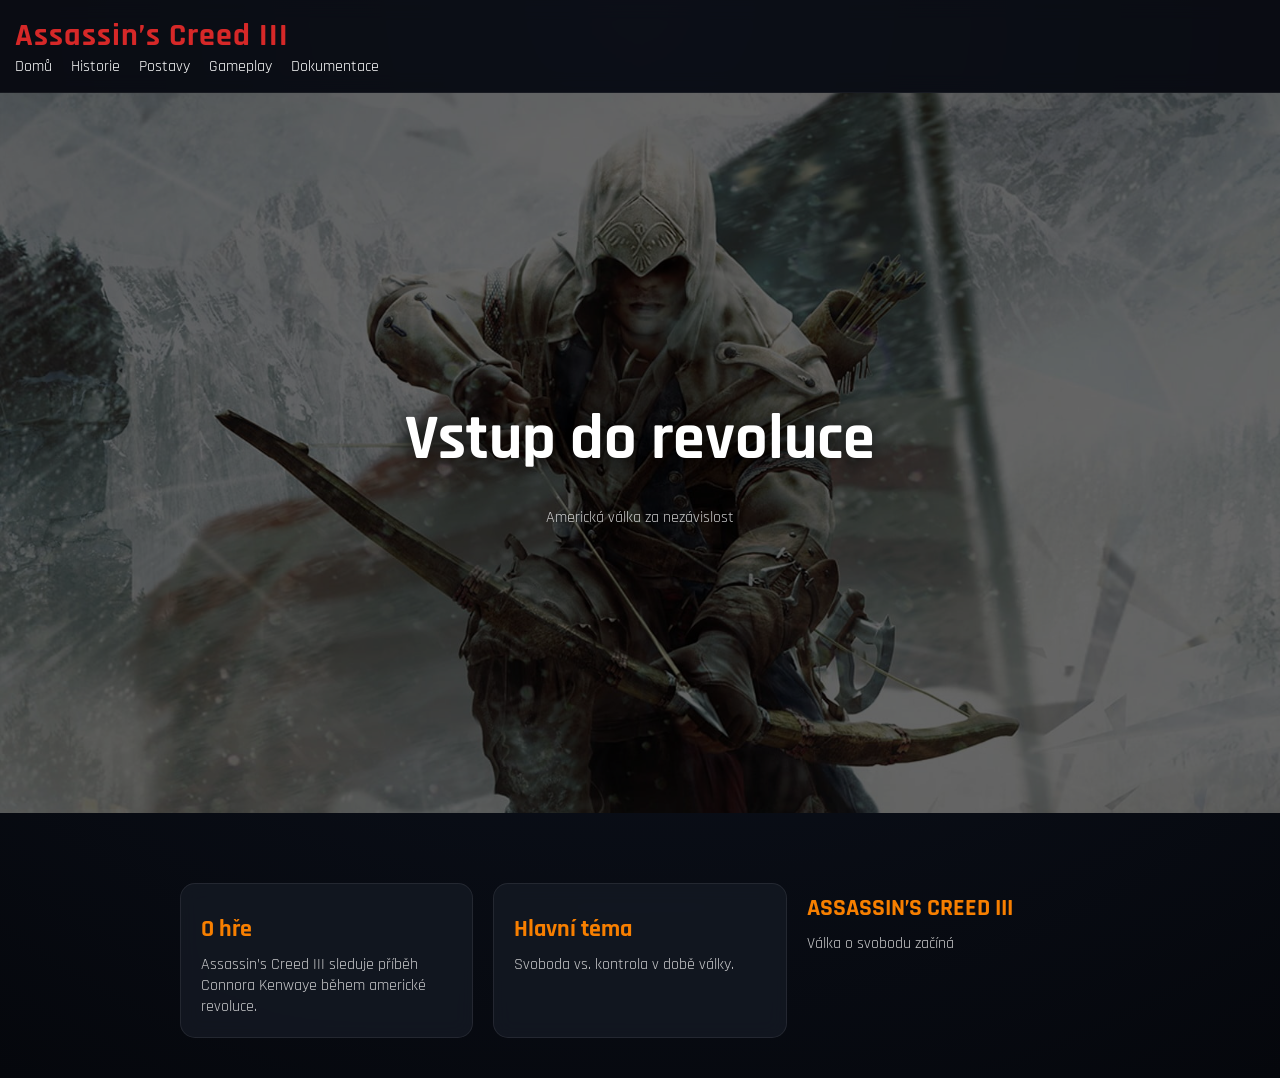
<file: index.html>
<!DOCTYPE html>
<html lang="cs">
<head>
  <meta charset="UTF-8">
  <meta name="viewport" content="width=device-width, initial-scale=1.0">
  <meta name="robots" content="index, follow">
  <meta name="description" content="Komplexní web o Assassin's Creed III">
  <meta property="og:title" content="Assassin's Creed III web">
  <meta property="og:description" content="Komplexní web o Assassin's Creed III">
  <meta property="og:image" content="img/ac3.jpg">
  <meta property="og:type" content="website">
  <meta name="twitter:card" content="summary_large_image">
  <meta name="twitter:title" content="Assassin's Creed III web">
  <meta name="twitter:description" content="Komplexní web o Assassin's Creed III">
  <link rel="stylesheet" href="css/style.css">
  <script type="application/ld+json">
  {
    "@context": "https://schema.org",
    "@type": "WebSite",
    "name": "Assassin's Creed III web",
    "url": "https://example.com/",
    "description": "Komplexní web o Assassin's Creed III",
    "publisher": {
      "@type": "Person",
      "name": "Student"
    }
  }
  </script>
</head>

<body>

<header>
  <h1>Assassin’s Creed III</h1>
  <nav role="navigation" aria-label="Hlavní navigace">
    <a href="index.html">Domů</a>
    <a href="historie.html">Historie</a>
    <a href="postavy.html">Postavy</a>
    <a href="gameplay.html">Gameplay</a>
    <a href="dokumentace.html">Dokumentace</a>
  </nav>
</header>

<section class="hero">
  <div class="hero-content">
    <h2>Vstup do revoluce</h2>
    <p>Americká válka za nezávislost</p>
  </div>
</section>

<main class="grid" role="main" aria-label="Hlavní obsah">

  <div class="card">
    <h2>O hře</h2>
    <p>Assassin’s Creed III sleduje příběh Connora Kenwaye během americké revoluce.</p>
  </div>

  <div class="card">
    <h2>Hlavní téma</h2>
    <p>Svoboda vs. kontrola v době války.</p>
  </div>

  <div class="hero-content">
  <h2>ASSASSIN’S CREED III</h2>
  <p>Válka o svobodu začíná</p>
</div>

</main>

</body>
</html>
</file>
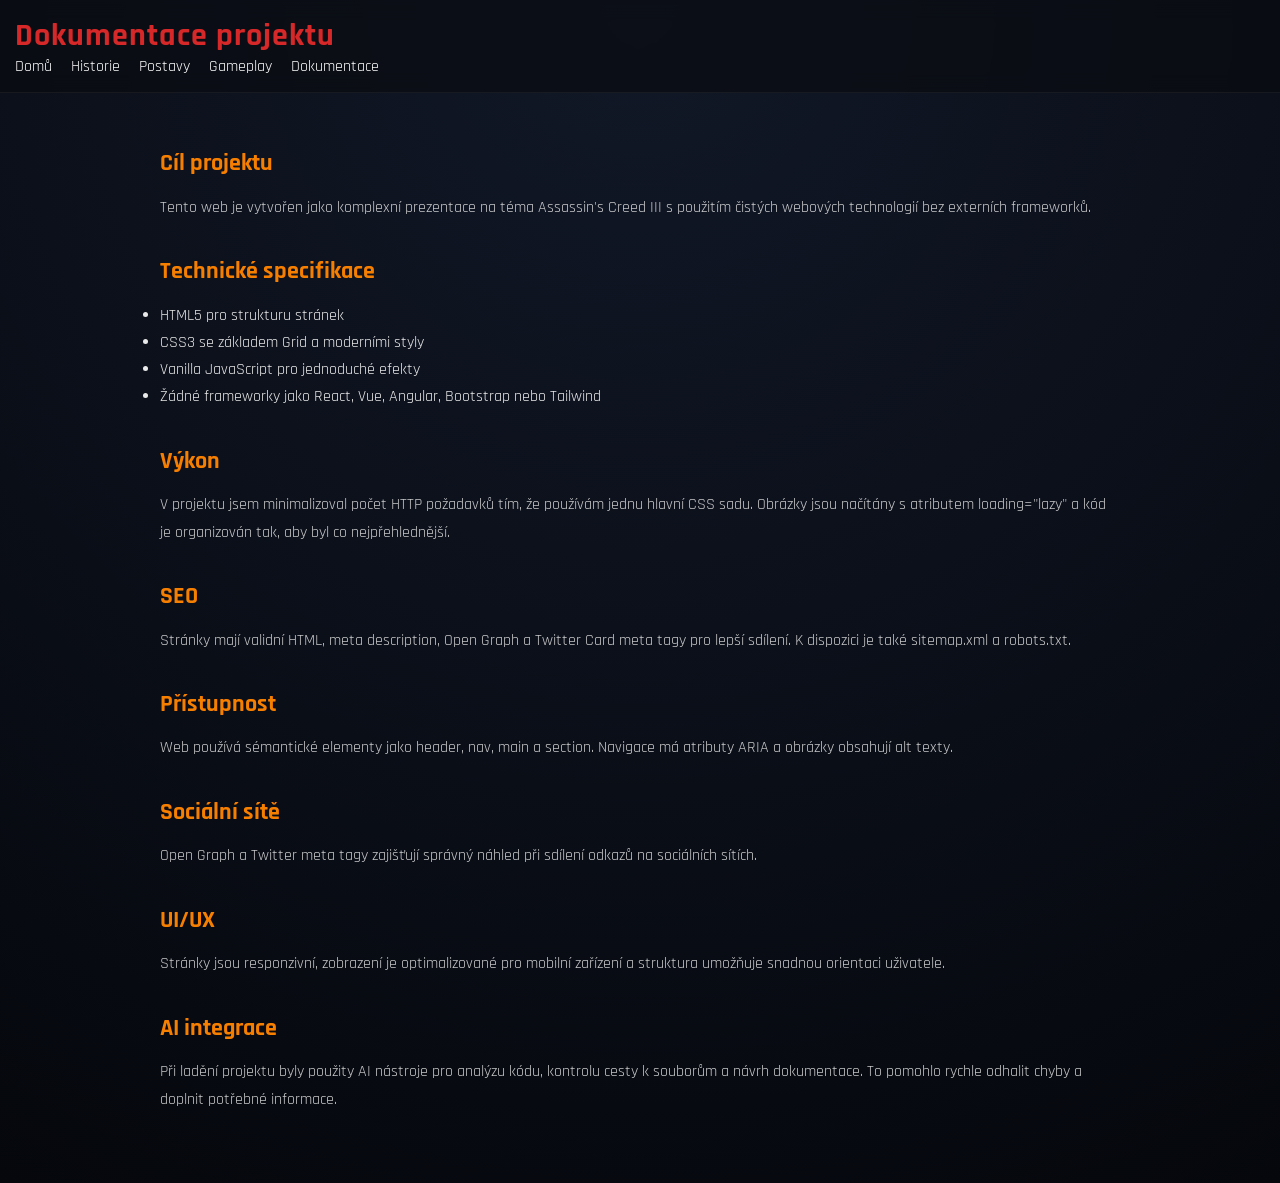
<file: dokumentace.html>
<!DOCTYPE html>
<html lang="cs">
<head>
  <meta charset="UTF-8">
  <meta name="viewport" content="width=device-width, initial-scale=1.0">
  <meta name="robots" content="index, follow">
  <meta name="description" content="Dokumentace projektu Assassin's Creed III web.">
  <meta property="og:title" content="Dokumentace AC3 webu">
  <meta property="og:description" content="Dokumentace k vývoji a optimalizaci webu Assassin's Creed III.">
  <meta property="og:image" content="img/ac3.jpg">
  <meta property="og:type" content="article">
  <meta name="twitter:card" content="summary_large_image">
  <meta name="twitter:title" content="Dokumentace AC3 webu">
  <meta name="twitter:description" content="Dokumentace k vývoji a optimalizaci webu Assassin's Creed III.">
  <link rel="stylesheet" href="css/style.css">
</head>
<body>
<header>
  <h1>Dokumentace projektu</h1>
  <nav role="navigation" aria-label="Hlavní navigace">
    <a href="index.html">Domů</a>
    <a href="historie.html">Historie</a>
    <a href="postavy.html">Postavy</a>
    <a href="gameplay.html">Gameplay</a>
    <a href="dokumentace.html">Dokumentace</a>
  </nav>
</header>

<main role="main" aria-label="Hlavní obsah dokumentace">
  <section>
    <h2>Cíl projektu</h2>
    <p>Tento web je vytvořen jako komplexní prezentace na téma Assassin's Creed III s použitím čistých webových technologií bez externích frameworků.</p>
  </section>

  <section>
    <h2>Technické specifikace</h2>
    <ul>
      <li>HTML5 pro strukturu stránek</li>
      <li>CSS3 se základem Grid a moderními styly</li>
      <li>Vanilla JavaScript pro jednoduché efekty</li>
      <li>Žádné frameworky jako React, Vue, Angular, Bootstrap nebo Tailwind</li>
    </ul>
  </section>

  <section>
    <h2>Výkon</h2>
    <p>V projektu jsem minimalizoval počet HTTP požadavků tím, že používám jednu hlavní CSS sadu. Obrázky jsou načítány s atributem <code>loading="lazy"</code> a kód je organizován tak, aby byl co nejpřehlednější.</p>
  </section>

  <section>
    <h2>SEO</h2>
    <p>Stránky mají validní HTML, meta description, Open Graph a Twitter Card meta tagy pro lepší sdílení. K dispozici je také <code>sitemap.xml</code> a <code>robots.txt</code>.</p>
  </section>

  <section>
    <h2>Přístupnost</h2>
    <p>Web používá sémantické elementy jako <code>header</code>, <code>nav</code>, <code>main</code> a <code>section</code>. Navigace má atributy ARIA a obrázky obsahují <code>alt</code> texty.</p>
  </section>

  <section>
    <h2>Sociální sítě</h2>
    <p>Open Graph a Twitter meta tagy zajišťují správný náhled při sdílení odkazů na sociálních sítích.</p>
  </section>

  <section>
    <h2>UI/UX</h2>
    <p>Stránky jsou responzivní, zobrazení je optimalizované pro mobilní zařízení a struktura umožňuje snadnou orientaci uživatele.</p>
  </section>

  <section>
    <h2>AI integrace</h2>
    <p>Při ladění projektu byly použity AI nástroje pro analýzu kódu, kontrolu cesty k souborům a návrh dokumentace. To pomohlo rychle odhalit chyby a doplnit potřebné informace.</p>
  </section>
</main>

</body>
</html>
</file>
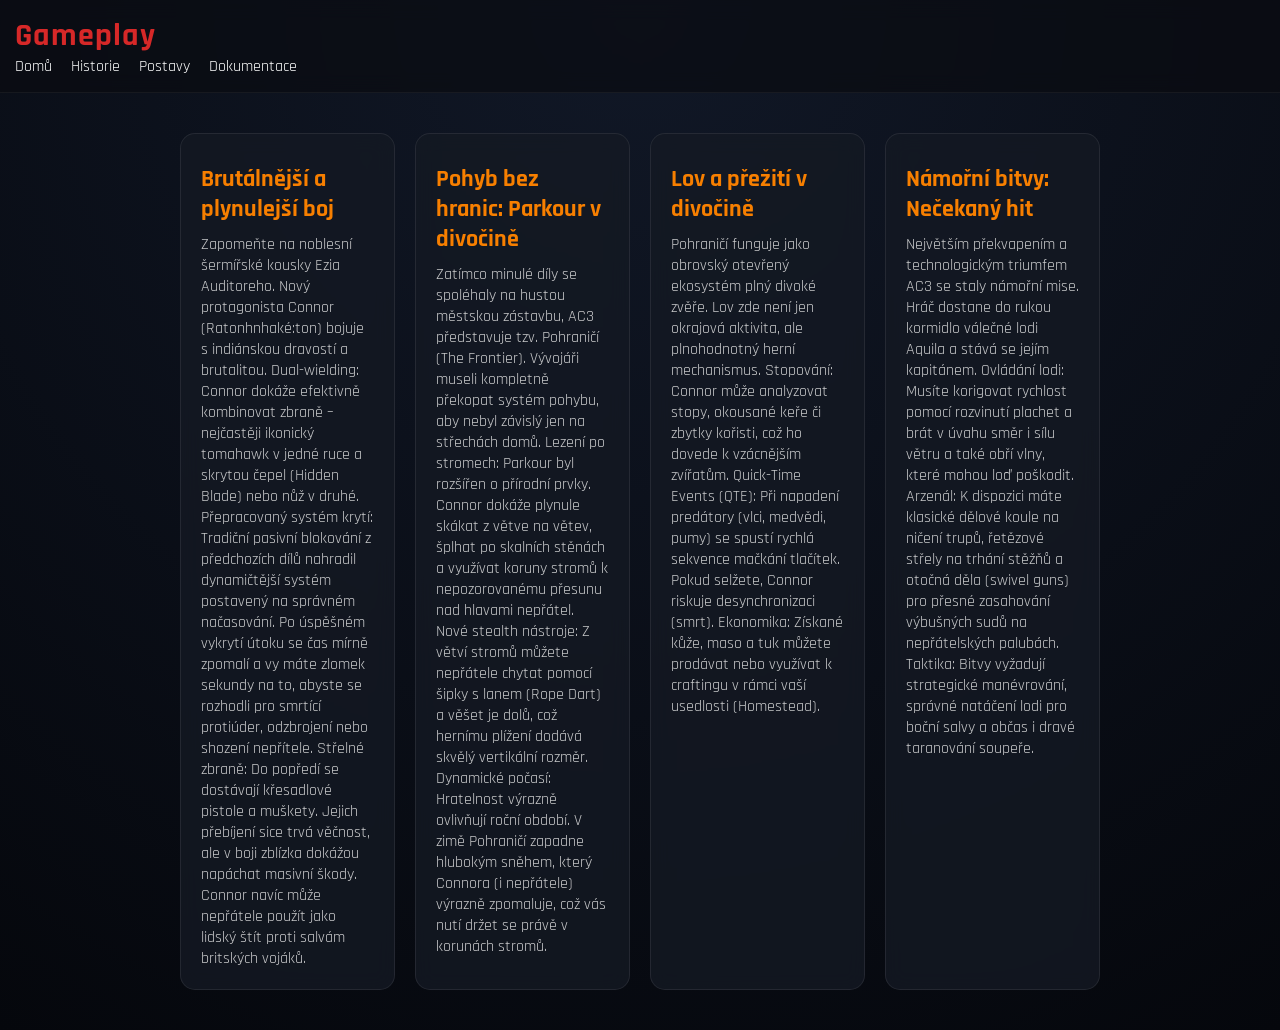
<file: gameplay.html>
<!DOCTYPE html>
<html lang="cs">
<head>
  <meta charset="UTF-8">
  <meta name="viewport" content="width=device-width, initial-scale=1.0">
  <meta name="robots" content="index, follow">
  <meta name="description" content="Herní mechaniky a styl boje Assassin's Creed III.">
  <meta property="og:title" content="Gameplay AC3">
  <meta property="og:description" content="Herní mechaniky a styl boje Assassin's Creed III.">
  <meta property="og:image" content="img/ac3.jpg">
  <meta property="og:type" content="article">
  <meta name="twitter:card" content="summary_large_image">
  <meta name="twitter:title" content="Gameplay AC3">
  <meta name="twitter:description" content="Herní mechaniky a styl boje Assassin's Creed III.">
  <link rel="stylesheet" href="css/style.css">
</head>
<body>
<header>
  <h1>Gameplay</h1>
  <nav role="navigation" aria-label="Hlavní navigace">
    <a href="index.html">Domů</a>
    <a href="historie.html">Historie</a>
    <a href="postavy.html">Postavy</a>
    <a href="dokumentace.html">Dokumentace</a>
  </nav>
</header>

<main class="grid" role="main" aria-label="Hlavní obsah">

  <div class="card">
    <h2>Brutálnější a plynulejší boj</h2>
    <p>Zapomeňte na noblesní šermířské kousky Ezia Auditoreho. Nový protagonista Connor (Ratonhnhaké:ton) bojuje s indiánskou dravostí a brutalitou.

Dual-wielding: Connor dokáže efektivně kombinovat zbraně – nejčastěji ikonický tomahawk v jedné ruce a skrytou čepel (Hidden Blade) nebo nůž v druhé.

Přepracovaný systém krytí: Tradiční pasivní blokování z předchozích dílů nahradil dynamičtější systém postavený na správném načasování. Po úspěšném vykrytí útoku se čas mírně zpomalí a vy máte zlomek sekundy na to, abyste se rozhodli pro smrtící protiúder, odzbrojení nebo shození nepřítele.

Střelné zbraně: Do popředí se dostávají křesadlové pistole a muškety. Jejich přebíjení sice trvá věčnost, ale v boji zblízka dokážou napáchat masivní škody. Connor navíc může nepřátele použít jako lidský štít proti salvám britských vojáků.</p>
  </div>

  <div class="card">
    <h2>Pohyb bez hranic: Parkour v divočině</h2>
    <p>Zatímco minulé díly se spoléhaly na hustou městskou zástavbu, AC3 představuje tzv. Pohraničí (The Frontier). Vývojáři museli kompletně překopat systém pohybu, aby nebyl závislý jen na střechách domů.

Lezení po stromech: Parkour byl rozšířen o přírodní prvky. Connor dokáže plynule skákat z větve na větev, šplhat po skalních stěnách a využívat koruny stromů k nepozorovanému přesunu nad hlavami nepřátel.

Nové stealth nástroje: Z větví stromů můžete nepřátele chytat pomocí šipky s lanem (Rope Dart) a věšet je dolů, což hernímu plížení dodává skvělý vertikální rozměr.

Dynamické počasí: Hratelnost výrazně ovlivňují roční období. V zimě Pohraničí zapadne hlubokým sněhem, který Connora (i nepřátele) výrazně zpomaluje, což vás nutí držet se právě v korunách stromů.
</p>
  </div>

  <div class="card">
    <h2>Lov a přežití v divočině</h2>
    <p>Pohraničí funguje jako obrovský otevřený ekosystém plný divoké zvěře. Lov zde není jen okrajová aktivita, ale plnohodnotný herní mechanismus.

Stopování: Connor může analyzovat stopy, okousané keře či zbytky kořisti, což ho dovede k vzácnějším zvířatům.

Quick-Time Events (QTE): Při napadení predátory (vlci, medvědi, pumy) se spustí rychlá sekvence mačkání tlačítek. Pokud selžete, Connor riskuje desynchronizaci (smrt).

Ekonomika: Získané kůže, maso a tuk můžete prodávat nebo využívat k craftingu v rámci vaší usedlosti (Homestead).
</p>
  </div>

  <div class="card">
    <h2>Námořní bitvy: Nečekaný hit</h2>
    <p>Největším překvapením a technologickým triumfem AC3 se staly námořní mise. Hráč dostane do rukou kormidlo válečné lodi Aquila a stává se jejím kapitánem.

Ovládání lodi: Musíte korigovat rychlost pomocí rozvinutí plachet a brát v úvahu směr i sílu větru a také obří vlny, které mohou loď poškodit.

Arzenál: K dispozici máte klasické dělové koule na ničení trupů, řetězové střely na trhání stěžňů a otočná děla (swivel guns) pro přesné zasahování výbušných sudů na nepřátelských palubách.

Taktika: Bitvy vyžadují strategické manévrování, správné natáčení lodi pro boční salvy a občas i dravé taranování soupeře.
</p>
  </div>

</main>
</body>
</html>
</file>
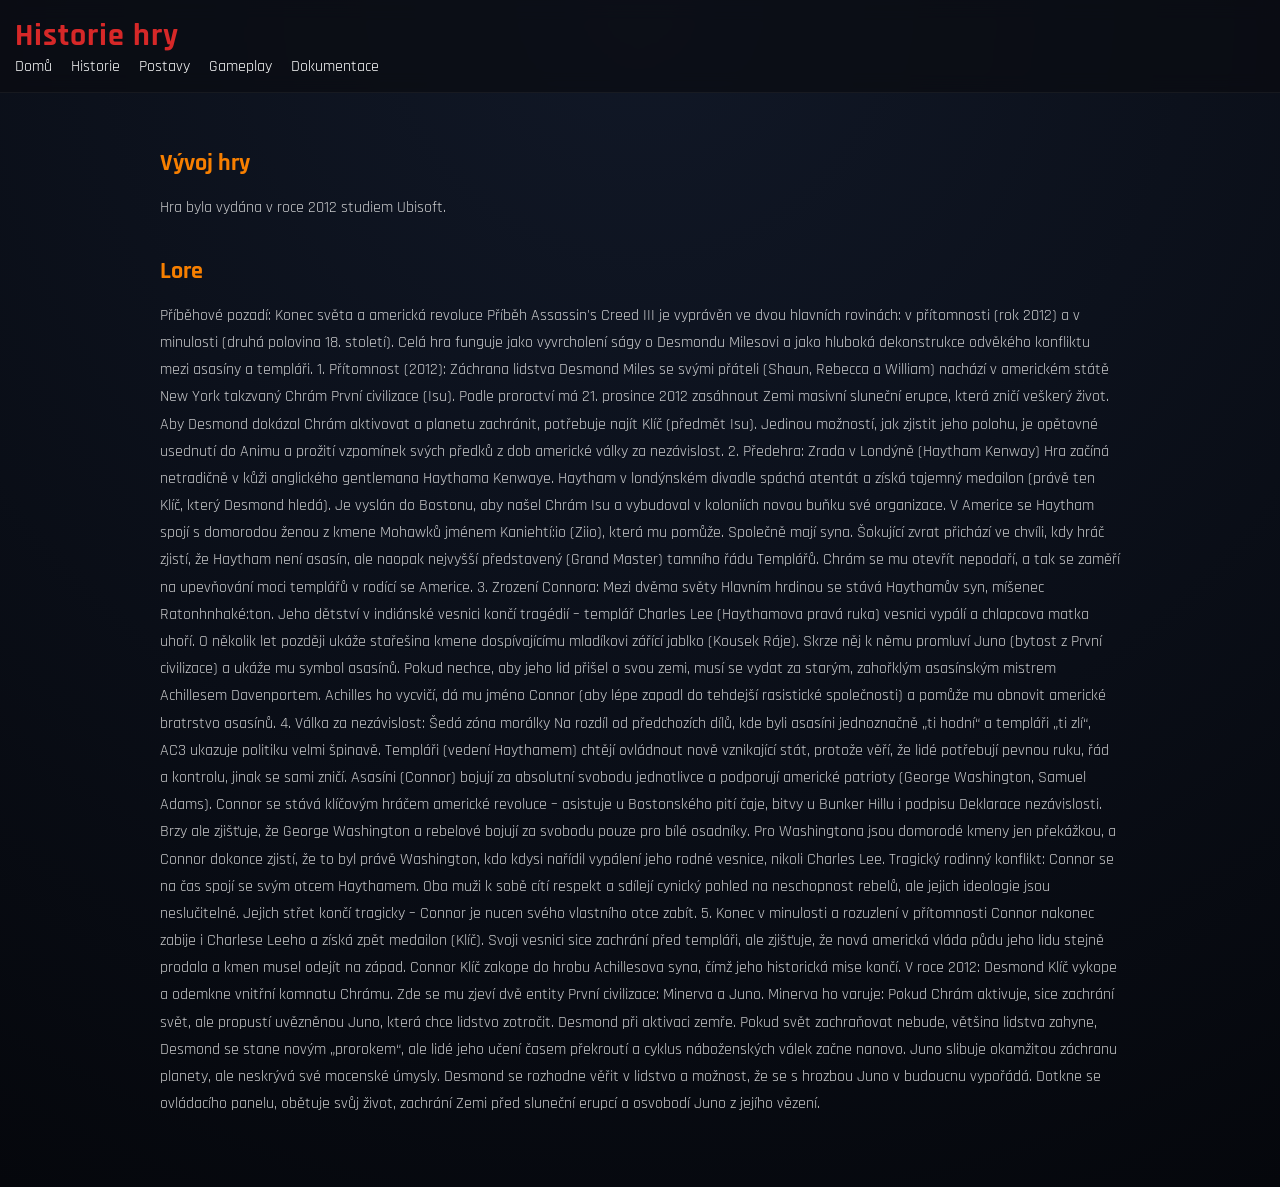
<file: historie.html>
<!DOCTYPE html>
<html lang="cs">
<head>
  <meta charset="UTF-8">
  <meta name="viewport" content="width=device-width, initial-scale=1.0">
  <meta name="robots" content="index, follow">
  <meta name="description" content="Historie Assassin's Creed III a pozadí hry.">
  <meta property="og:title" content="Historie AC3">
  <meta property="og:description" content="Historie Assassin's Creed III a pozadí hry.">
  <meta property="og:image" content="img/ac3.jpg">
  <meta property="og:type" content="article">
  <meta name="twitter:card" content="summary_large_image">
  <meta name="twitter:title" content="Historie AC3">
  <meta name="twitter:description" content="Historie Assassin's Creed III a pozadí hry.">
  <link rel="stylesheet" href="css/style.css">
</head>
<body>

<header>
  <h1>Historie hry</h1>
  <nav role="navigation" aria-label="Hlavní navigace">
    <a href="index.html">Domů</a>
    <a href="historie.html">Historie</a>
    <a href="postavy.html">Postavy</a>
    <a href="gameplay.html">Gameplay</a>
    <a href="dokumentace.html">Dokumentace</a>
  </nav>
</header>

<main role="main" aria-label="Hlavní obsah">
  <section>
    <h2>Vývoj hry</h2>
    <p>Hra byla vydána v roce 2012 studiem Ubisoft.</p>
  </section>

  <section>
    <h2>Lore</h2>
    <p>Příběhové pozadí: Konec světa a americká revoluce
Příběh Assassin's Creed III je vyprávěn ve dvou hlavních rovinách: v přítomnosti (rok 2012) a v minulosti (druhá polovina 18. století). Celá hra funguje jako vyvrcholení ságy o Desmondu Milesovi a jako hluboká dekonstrukce odvěkého konfliktu mezi asasíny a templáři.

1. Přítomnost (2012): Záchrana lidstva
Desmond Miles se svými přáteli (Shaun, Rebecca a William) nachází v americkém státě New York takzvaný Chrám První civilizace (Isu). Podle proroctví má 21. prosince 2012 zasáhnout Zemi masivní sluneční erupce, která zničí veškerý život.

Aby Desmond dokázal Chrám aktivovat a planetu zachránit, potřebuje najít Klíč (předmět Isu). Jedinou možností, jak zjistit jeho polohu, je opětovné usednutí do Animu a prožití vzpomínek svých předků z dob americké války za nezávislost.

2. Předehra: Zrada v Londýně (Haytham Kenway)
Hra začíná netradičně v kůži anglického gentlemana Haythama Kenwaye. Haytham v londýnském divadle spáchá atentát a získá tajemný medailon (právě ten Klíč, který Desmond hledá). Je vyslán do Bostonu, aby našel Chrám Isu a vybudoval v koloniích novou buňku své organizace.

V Americe se Haytham spojí s domorodou ženou z kmene Mohawků jménem Kaniehtí:io (Ziio), která mu pomůže. Společně mají syna. Šokující zvrat přichází ve chvíli, kdy hráč zjistí, že Haytham není asasín, ale naopak nejvyšší představený (Grand Master) tamního řádu Templářů. Chrám se mu otevřít nepodaří, a tak se zaměří na upevňování moci templářů v rodící se Americe.

3. Zrození Connora: Mezi dvěma světy
Hlavním hrdinou se stává Haythamův syn, míšenec Ratonhnhaké:ton. Jeho dětství v indiánské vesnici končí tragédií – templář Charles Lee (Haythamova pravá ruka) vesnici vypálí a chlapcova matka uhoří.

O několik let později ukáže stařešina kmene dospívajícímu mladíkovi zářící jablko (Kousek Ráje). Skrze něj k němu promluví Juno (bytost z První civilizace) a ukáže mu symbol asasínů. Pokud nechce, aby jeho lid přišel o svou zemi, musí se vydat za starým, zahořklým asasínským mistrem Achillesem Davenportem.

Achilles ho vycvičí, dá mu jméno Connor (aby lépe zapadl do tehdejší rasistické společnosti) a pomůže mu obnovit americké bratrstvo asasínů.

4. Válka za nezávislost: Šedá zóna morálky
Na rozdíl od předchozích dílů, kde byli asasíni jednoznačně „ti hodní“ a templáři „ti zlí“, AC3 ukazuje politiku velmi špinavě.

Templáři (vedení Haythamem) chtějí ovládnout nově vznikající stát, protože věří, že lidé potřebují pevnou ruku, řád a kontrolu, jinak se sami zničí.

Asasíni (Connor) bojují za absolutní svobodu jednotlivce a podporují americké patrioty (George Washington, Samuel Adams).

Connor se stává klíčovým hráčem americké revoluce – asistuje u Bostonského pití čaje, bitvy u Bunker Hillu i podpisu Deklarace nezávislosti. Brzy ale zjišťuje, že George Washington a rebelové bojují za svobodu pouze pro bílé osadníky. Pro Washingtona jsou domorodé kmeny jen překážkou, a Connor dokonce zjistí, že to byl právě Washington, kdo kdysi nařídil vypálení jeho rodné vesnice, nikoli Charles Lee.

Tragický rodinný konflikt: Connor se na čas spojí se svým otcem Haythamem. Oba muži k sobě cítí respekt a sdílejí cynický pohled na neschopnost rebelů, ale jejich ideologie jsou neslučitelné. Jejich střet končí tragicky – Connor je nucen svého vlastního otce zabít.

5. Konec v minulosti a rozuzlení v přítomnosti
Connor nakonec zabije i Charlese Leeho a získá zpět medailon (Klíč). Svoji vesnici sice zachrání před templáři, ale zjišťuje, že nová americká vláda půdu jeho lidu stejně prodala a kmen musel odejít na západ. Connor Klíč zakope do hrobu Achillesova syna, čímž jeho historická mise končí.

V roce 2012:
Desmond Klíč vykope a odemkne vnitřní komnatu Chrámu. Zde se mu zjeví dvě entity První civilizace: Minerva a Juno.

Minerva ho varuje: Pokud Chrám aktivuje, sice zachrání svět, ale propustí uvězněnou Juno, která chce lidstvo zotročit. Desmond při aktivaci zemře. Pokud svět zachraňovat nebude, většina lidstva zahyne, Desmond se stane novým „prorokem“, ale lidé jeho učení časem překroutí a cyklus náboženských válek začne nanovo.

Juno slibuje okamžitou záchranu planety, ale neskrývá své mocenské úmysly.

Desmond se rozhodne věřit v lidstvo a možnost, že se s hrozbou Juno v budoucnu vypořádá. Dotkne se ovládacího panelu, obětuje svůj život, zachrání Zemi před sluneční erupcí a osvobodí Juno z jejího vězení.</p>
  </section>
</main>

</body>
</html>
</file>
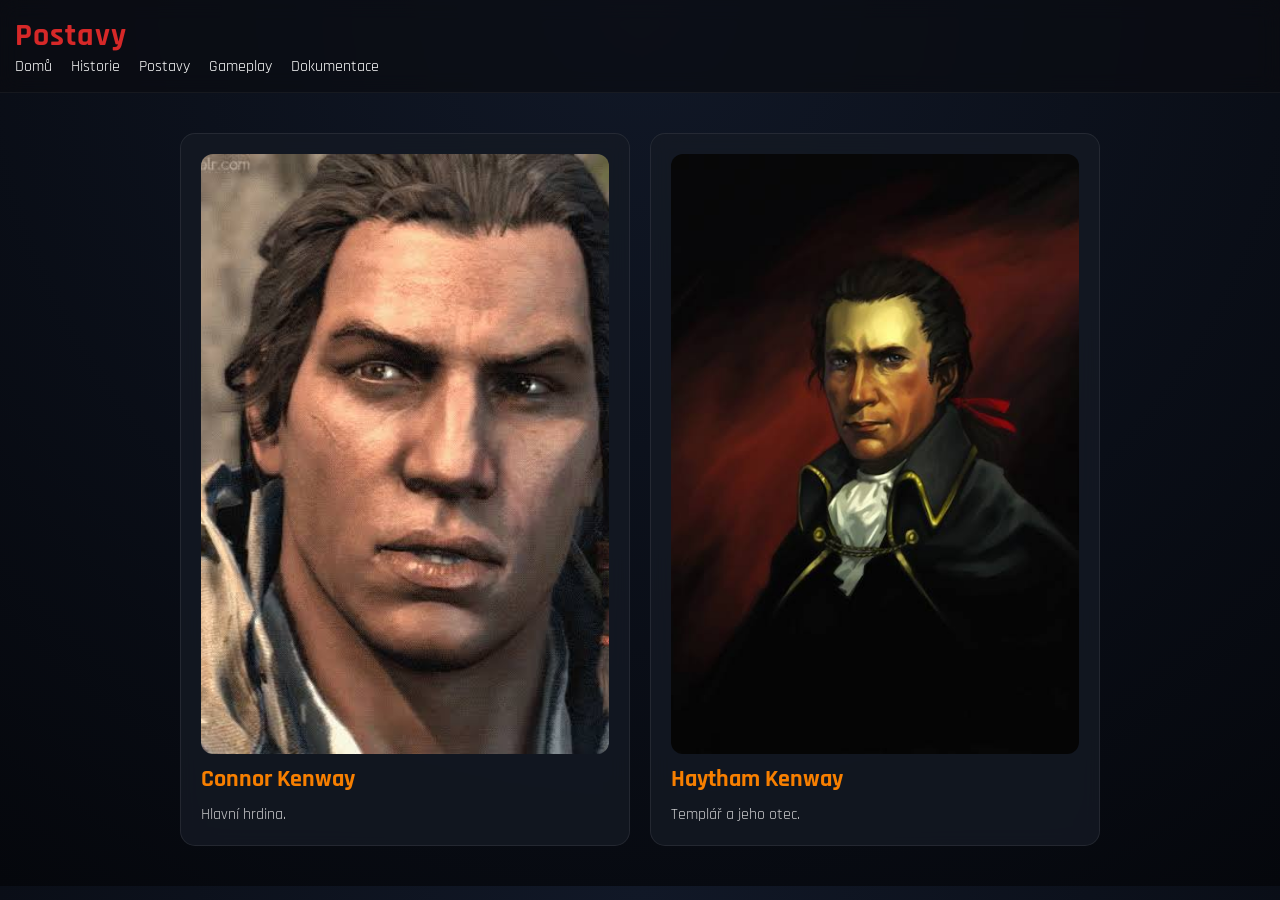
<file: postavy.html>
<!DOCTYPE html>
<html lang="cs">
<head>
  <meta charset="UTF-8">
  <meta name="viewport" content="width=device-width, initial-scale=1.0">
  <meta name="robots" content="index, follow">
  <meta name="description" content="Přehled hlavních postav Assassin's Creed III.">
  <meta property="og:title" content="Postavy AC3">
  <meta property="og:description" content="Přehled hlavních postav Assassin's Creed III.">
  <meta property="og:image" content="img/ac3.jpg">
  <meta property="og:type" content="article">
  <meta name="twitter:card" content="summary_large_image">
  <meta name="twitter:title" content="Postavy AC3">
  <meta name="twitter:description" content="Přehled hlavních postav Assassin's Creed III.">
  <link rel="stylesheet" href="css/style.css">
</head>
<body>
<header>
  <h1>Postavy</h1>
  <nav role="navigation" aria-label="Hlavní navigace">
    <a href="index.html">Domů</a>
    <a href="historie.html">Historie</a>
    <a href="postavy.html">Postavy</a>
    <a href="gameplay.html">Gameplay</a>
    <a href="dokumentace.html">Dokumentace</a>
  </nav>
</header>

<main class="grid" role="main" aria-label="Hlavní obsah">

  <div class="card">
    <img src="img/ConnorKenway.jpg" alt="Connor Kenway" loading="lazy">
    <h2>Connor Kenway</h2>
    <p>Hlavní hrdina.</p>
  </div>

  <div class="card">
    <img src="img/HaythamKenway.jpg" alt="Haytham Kenway" loading="lazy">
    <h2>Haytham Kenway</h2>
    <p>Templář a jeho otec.</p>
  </div>

</main>
</body>
</html>
</file>
<file: css/style.css>
@import url('https://fonts.googleapis.com/css2?family=Rajdhani:wght@400;600;700&display=swap');

:root {
  --bg: #070a0f;
  --panel: rgba(20, 25, 35, 0.8);
  --text: #eaeaea;
  --accent: #d62828;
  --accent2: #f77f00;
}

* {
  margin: 0;
  padding: 0;
  box-sizing: border-box;
  font-family: 'Rajdhani', sans-serif;
}

body {
  background: radial-gradient(circle at top, #111827, #05070c);
  color: var(--text);
}

main {
  max-width: 1000px;
  margin: 0 auto;
  padding: 40px 20px;
}

section {
  margin-bottom: 30px;
  line-height: 1.7;
}

/* NAVBAR */
header {
  position: sticky;
  top: 0;
  z-index: 100;
  backdrop-filter: blur(10px);
  background: rgba(10, 12, 18, 0.7);
  border-bottom: 1px solid rgba(255,255,255,0.05);
  padding: 15px;
}

header h1 {
  color: var(--accent);
  letter-spacing: 1px;
}

nav a {
  color: white;
  margin-right: 15px;
  text-decoration: none;
  transition: 0.3s;
}

nav a:hover {
  color: var(--accent2);
  text-shadow: 0 0 10px var(--accent2);
}

/* HERO */
.hero {
  height: 80vh;
  display: flex;
  align-items: center;
  justify-content: center;
  text-align: center;

  background: url("../img/ac3.jpg") center/cover no-repeat;
  position: relative;
}

.hero::after {
  content: "";
  position: absolute;
  inset: 0;
  background: rgba(0,0,0,0.6);
}

.hero-content {
  position: relative;
  z-index: 1;
}

.hero h2 {
  font-size: 4rem;
  color: white;
  text-shadow: 0 0 20px black;
}

/* GRID */
.grid {
  display: grid;
  grid-template-columns: repeat(auto-fit, minmax(200px, 1fr));
  gap: 20px;
  padding: 40px;
}

/* CARD */
.card {
  background: var(--panel);
  border: 1px solid rgba(255,255,255,0.08);
  border-radius: 15px;
  padding: 20px;
  backdrop-filter: blur(10px);
  transition: 0.3s;
}

.card:hover {
  transform: translateY(-8px);
  box-shadow: 0 10px 30px rgba(0,0,0,0.6);
  border-color: var(--accent);
}

/* IMAGES */
.card img {
  width: 100%;        /* Obrázek roztáhne na celou šířku karty */
  height: 600px;      /* Stejná výška pro všechny obrázky v kartách */
  object-fit: cover;  /* Ořízne obrázek, aby nebyl deformovaný */
  display: block;     /* Odstraní nechtěnou mezeru pod obrázkem */
  border-radius: 12px;
}

/* TEXT */
h2 {
  margin: 10px 0;
  color: var(--accent2);
}

p {
  opacity: 0.85;
}

/* FOOTER */
footer {
  text-align: center;
  padding: 20px;
  background: #0a0d14;
  margin-top: 40px;
  color: gray;
}
</file>
